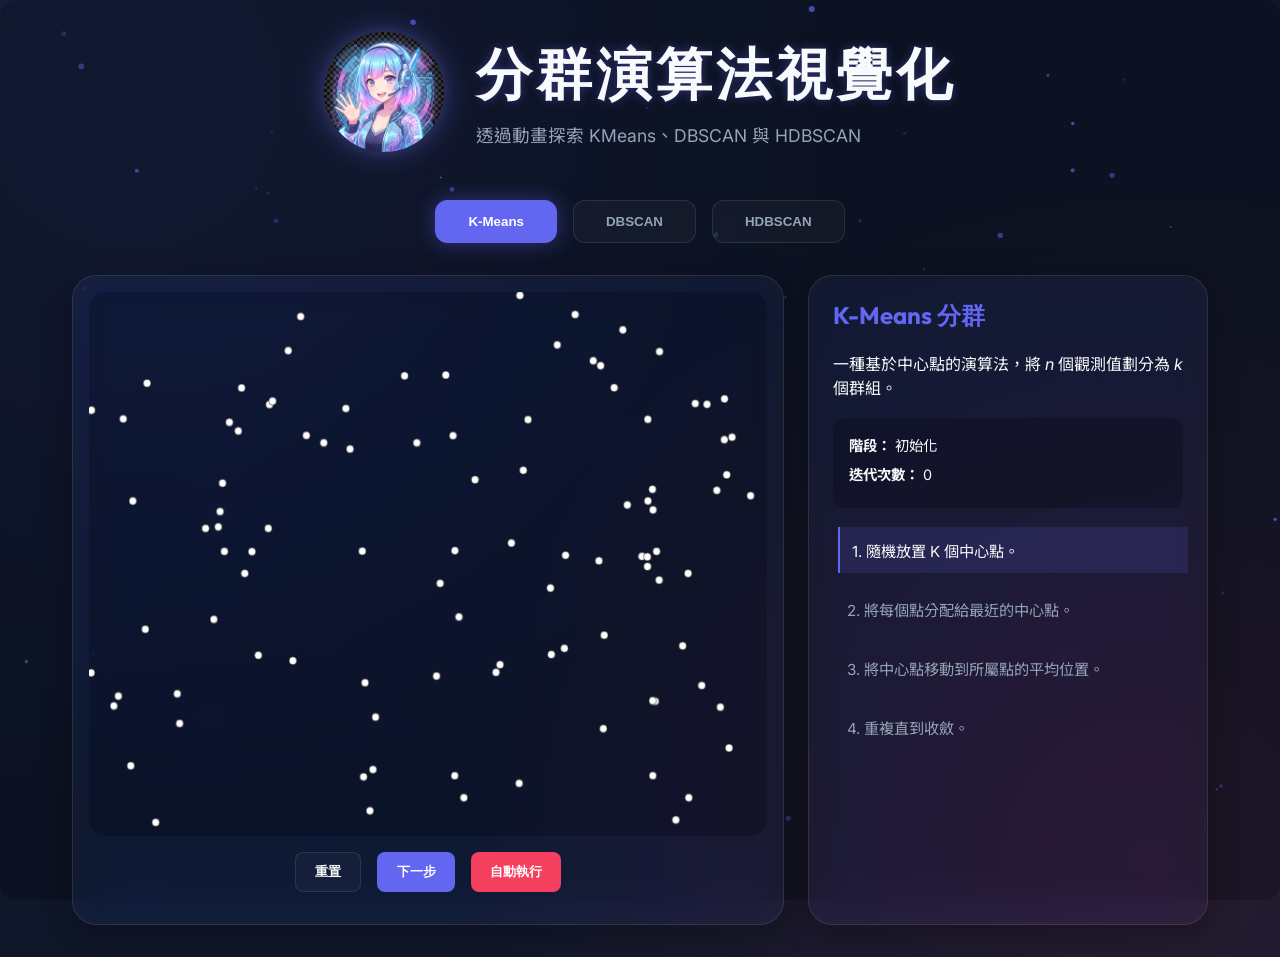
<file: clustering/index.html>
<!DOCTYPE html>
<html lang="en">

<head>
    <meta charset="UTF-8">
    <meta name="viewport" content="width=device-width, initial-scale=1.0">
    <title>分群演算法視覺化工具</title>
    <link rel="preconnect" href="https://fonts.googleapis.com">
    <link rel="preconnect" href="https://fonts.gstatic.com" crossorigin>
    <link
        href="https://fonts.googleapis.com/css2?family=Inter:wght@300;400;600&family=Outfit:wght@400;700&family=Noto+Sans+TC:wght@400;700&display=swap"
        rel="stylesheet">
  <script type="module" crossorigin src="/clustering/assets/index-ClDdV4-w.js"></script>
  <link rel="stylesheet" crossorigin href="/clustering/assets/index-fBSEVAuC.css">
</head>

<body>
    <canvas id="bg-canvas"></canvas>
    <div class="app-container">
        <header>
            <div class="header-content">
                <div class="vtuber-container">
                    <img src="/clustering/assets/vtuber-CEP6rl-W.png" alt="VTuber Mascot" class="vtuber-mascot">
                    <div class="mascot-sparkle"></div>
                </div>
                <div class="title-group">
                    <h1 class="glitch-text" data-text="分群演算法視覺化">分群演算法視覺化</h1>
                    <p class="subtitle">透過動畫探索 KMeans、DBSCAN 與 HDBSCAN</p>
                </div>
            </div>
        </header>

        <nav class="tabs">
            <button class="tab-btn active" data-tab="kmeans">K-Means</button>
            <button class="tab-btn" data-tab="dbscan">DBSCAN</button>
            <button class="tab-btn" data-tab="hdbscan">HDBSCAN</button>
        </nav>

        <main class="content-area">
            <div id="kmeans" class="tab-panel active">
                <div class="panel-layout">
                    <div class="canvas-container glass">
                        <canvas id="kmeans-canvas"></canvas>
                        <div class="controls">
                            <button id="kmeans-reset" class="btn secondary">重置</button>
                            <button id="kmeans-step" class="btn primary">下一步</button>
                            <button id="kmeans-run" class="btn accent">自動執行</button>
                        </div>
                    </div>
                    <aside class="description glass">
                        <h2>K-Means 分群</h2>
                        <p>一種基於中心點的演算法，將 <em>n</em> 個觀測值劃分為 <em>k</em> 個群組。</p>
                        <ul class="stats">
                            <li><strong>階段：</strong> <span id="kmeans-phase">初始化</span></li>
                            <li><strong>迭代次數：</strong> <span id="kmeans-iter">0</span></li>
                        </ul>
                        <div class="algorithm-steps">
                            <div class="step" data-step="0">1. 隨機放置 K 個中心點。</div>
                            <div class="step" data-step="1">2. 將每個點分配給最近的中心點。</div>
                            <div class="step" data-step="2">3. 將中心點移動到所屬點的平均位置。</div>
                            <div class="step" data-step="3">4. 重複直到收斂。</div>
                        </div>
                    </aside>
                </div>
            </div>

            <div id="dbscan" class="tab-panel">
                <div class="panel-layout">
                    <div class="canvas-container glass">
                        <canvas id="dbscan-canvas"></canvas>
                        <div class="controls">
                            <button id="dbscan-reset" class="btn secondary">重置</button>
                            <button id="dbscan-run" class="btn primary">開始動畫</button>
                        </div>
                    </div>
                    <aside class="description glass">
                        <h2>DBSCAN</h2>
                        <p>具雜訊點的基於密度空間分群 (Density-Based Spatial Clustering of Applications with Noise)。</p>
                        <ul class="stats">
                            <li><strong>狀態：</strong> <span id="dbscan-status">等待中</span></li>
                            <li><strong>雜訊點數量：</strong> <span id="dbscan-noise">0</span></li>
                        </ul>
                        <div class="algorithm-steps">
                            <div class="step" data-step="0">1. 選取一個尚未訪問的點。</div>
                            <div class="step" data-step="1">2. 搜尋半徑 (Eps) 內的鄰居點。</div>
                            <div class="step" data-step="2">3. 若鄰居數小於門檻 (MinPts)，標記為雜訊。</div>
                            <div class="step" data-step="3">4. 否則，啟動新分群並遞迴擴展。</div>
                        </div>
                    </aside>
                </div>
            </div>

            <div id="hdbscan" class="tab-panel">
                <div class="panel-layout">
                    <div class="canvas-container glass">
                        <canvas id="hdbscan-canvas"></canvas>
                        <div class="controls">
                            <button id="hdbscan-reset" class="btn secondary">重置</button>
                            <button id="hdbscan-step" class="btn primary">下一步</button>
                            <button id="hdbscan-run" class="btn accent">開始動畫</button>
                        </div>
                    </div>
                    <aside class="description glass">
                        <div class="title-with-info">
                            <h2>HDBSCAN 分群詳解</h2>
                            <button id="hdbscan-info-btn" class="info-btn" title="查看與 DBSCAN 的差異">🔍</button>
                        </div>

                        <div class="status-box glass">
                            <strong>目前狀態：</strong> <span id="hdbscan-status">等待中</span>
                        </div>

                        <div class="beginner-note">
                            <p><strong>💡 核心觀念：</strong></p>
                            <p>與其問「距離半徑10 公分內有哪些點？」，HDBSCAN
                                問的是：「要讓這兩個點連起來，最少需要多高的密度？」換言之，更在意「兩點連線是不是在密集區內成立」，而不是只看距離是不是小於某個固定值。</p>
                        </div>

                        <div class="algorithm-steps">
                            <div class="step" data-step="0">
                                <strong>1. 重新定義距離 (Mutual Reachability)</strong>
                                <p>如果一個點在稀疏區，周圍不夠擠，那它就不該輕易跟別人連成群。這樣核心密集的區域才會更突出。</p>
                            </div>
                            <div class="step" data-step="1">
                                <strong>2. 把所有點串成一張“最省力”的網 (MST)</strong>
                                <p>根據新距離把把所有點連起來，形成一張網。最容易連起來的，就是密度最高的群組核心。</p>
                            </div>
                            <div class="step" data-step="2">
                                <strong>3. 慢慢把標準收緊：看大網怎麼裂成小網 (Dendrogram)</strong>
                                <p>調整「密度門檻」，隨著密度門檻提高，大網會斷裂成小網。我們記錄下所有可能的「群組分支」。</p>
                            </div>
                            <div class="step" data-step="3">
                                <strong>4. 留下“長壽且穩定”的群 (Stability)</strong>
                                <p>有些群分支一下就消失了（雜訊），有些則在各種密度下都存在。我們只保留那些「長壽且穩定」的群組。</p>
                            </div>
                        </div>
                    </aside>
                </div>
            </div>
        </main>
    </div>
    <div id="info-modal" class="modal-overlay">
        <div class="modal-content glass">
            <div class="modal-header">
                <h3>🔍 HDBSCAN vs. DBSCAN 深度對比</h3>
                <button id="modal-close" class="close-btn">&times;</button>
            </div>
            <div class="modal-body">
                <div class="compare-item">
                    <h4>📡 DBSCAN (固定視野)</h4>
                    <p>需要預先設定一個固定的半徑 <code>eps</code>。這就像是戴著一副固定度數的眼鏡，只能看清特定距離的群組。如果資料中同時存在「極密集」和「較稀疏」的群組，DBSCAN
                        往往只能抓到其中一種，另一種會被當成雜訊或糊在一起。</p>
                </div>
                <div class="compare-item">
                    <h4>🔭 HDBSCAN (變焦鏡頭)</h4>
                    <p>不預設固定半徑，而是掃描所有可能的距離。它會找出在各種尺度下都能「穩定存在」的群集。你只需要告訴它：<strong>「一個群組最少要由幾個點組成
                            (min_cluster_size)」</strong>，它就會自動幫你找出最合理的各級分層。</p>
                </div>
                <div class="compare-note">
                    <strong>💡 核心結論：</strong> HDBSCAN 更在意「點與點之間是否有高密度的路徑連通」，而非單純的物理距離。這讓它在處理複雜分佈的資料時，比 DBSCAN 強大得多。
                </div>
            </div>
        </div>
    </div>
</body>

</html>
</file>
<file: clustering/assets/index-fBSEVAuC.css>
:root{--primary: #6366f1;--primary-glow: rgba(99, 102, 241, .4);--accent: #f43f5e;--bg: #0f172a;--text: #f8fafc;--text-dim: #94a3b8;--glass: rgba(255, 255, 255, .03);--glass-border: rgba(255, 255, 255, .1);--card-bg: rgba(15, 23, 42, .8)}*{margin:0;padding:0;box-sizing:border-box}body{font-family:Inter,Noto Sans TC,sans-serif;background-color:var(--bg);color:var(--text);overflow-x:hidden;min-height:100vh;background-image:radial-gradient(circle at 10% 10%,rgba(99,102,241,.1) 0%,transparent 50%),radial-gradient(circle at 90% 90%,rgba(244,63,94,.1) 0%,transparent 50%)}#bg-canvas{position:fixed;top:0;left:0;width:100%;height:100%;z-index:-1;pointer-events:none}body:after{content:"";position:fixed;inset:0;background-image:url("data:image/svg+xml,%3Csvg viewBox='0 0 200 200' xmlns='http://www.w3.org/2000/svg'%3%3Cfilter id='noiseFilter'%3%3CfeTurbulence type='fractalNoise' baseFrequency='0.65' numOctaves='3' stitchTiles='stitch'/%3%3C/filter%3%3Crect width='100%25' height='100%25' filter='url(%23noiseFilter)'/%3%3C/svg%3");opacity:.03;z-index:1000;pointer-events:none;mix-blend-mode:overlay}h1,h2{font-family:Outfit,sans-serif}.app-container{max-width:1200px;margin:0 auto;padding:2rem}header{text-align:center;margin-bottom:3rem;perspective:1000px}.header-content{display:flex;align-items:center;justify-content:center;gap:2rem}.vtuber-container{position:relative;width:120px;height:120px;animation:float 4s ease-in-out infinite;filter:drop-shadow(0 0 15px var(--primary-glow))}.vtuber-mascot{width:100%;height:100%;object-fit:contain;border-radius:50%}@keyframes float{0%,to{transform:translateY(0) rotate(-2deg)}50%{transform:translateY(-15px) rotate(3deg)}}.mascot-sparkle{position:absolute;top:-10%;left:-10%;width:120%;height:120%;background:radial-gradient(circle,rgba(255,255,255,.2) 0%,transparent 70%);animation:pulse 2s ease-in-out infinite;pointer-events:none}@keyframes pulse{0%,to{transform:scale(1);opacity:.3}50%{transform:scale(1.1);opacity:.6}}.title-group{text-align:left}.glitch-text{font-size:3.5rem;font-weight:700;letter-spacing:4px;position:relative;text-shadow:0 0 10px var(--primary-glow)}.subtitle{color:var(--text-dim);font-size:1.1rem;margin-top:.5rem}.tabs{display:flex;justify-content:center;gap:1rem;margin-bottom:2rem}.tab-btn{background:var(--glass);border:1px solid var(--glass-border);color:var(--text-dim);padding:.8rem 2rem;border-radius:12px;cursor:pointer;transition:all .3s ease;font-weight:600;-webkit-backdrop-filter:blur(10px);backdrop-filter:blur(10px)}.tab-btn:hover{border-color:var(--primary);color:var(--text)}.tab-btn.active{background:var(--primary);color:#fff;box-shadow:0 0 20px var(--primary-glow);border-color:var(--primary)}.content-area{position:relative}.tab-panel{display:none;animation:fadeIn .5s ease-out}.tab-panel.active{display:block}@keyframes fadeIn{0%{opacity:0;transform:translateY(10px)}to{opacity:1;transform:translateY(0)}}.panel-layout{display:grid;grid-template-columns:1fr 400px;gap:1.5rem;height:calc(100vh - 250px);min-height:500px}.canvas-container{position:relative;border-radius:24px;overflow:hidden;padding:1rem;height:100%;display:flex;flex-direction:column}canvas{width:100%;height:100%;background:#0003;border-radius:16px}.glass{background:var(--glass);-webkit-backdrop-filter:blur(16px) saturate(180%);backdrop-filter:blur(16px) saturate(180%);border:1px solid var(--glass-border);box-shadow:0 8px 32px #0000004d,inset 0 0 32px #ffffff05}.controls{display:flex;justify-content:center;gap:1rem;padding:1rem 0}.btn{padding:.6rem 1.2rem;border-radius:8px;border:none;cursor:pointer;font-weight:600;transition:all .2s}.btn.primary{background:var(--primary);color:#fff}.btn.secondary{background:var(--glass);color:var(--text);border:1px solid var(--glass-border)}.btn.accent{background:var(--accent);color:#fff}.btn:hover{transform:translateY(-2px);filter:brightness(1.1)}.description{padding:1.5rem;border-radius:24px;display:flex;flex-direction:column;gap:1.2rem;overflow-y:auto;max-height:100%}.description::-webkit-scrollbar{width:6px}.description::-webkit-scrollbar-track{background:transparent}.description::-webkit-scrollbar-thumb{background:var(--glass-border);border-radius:3px}.description h2{color:var(--primary)}.stats{list-style:none;background:#0003;padding:1rem;border-radius:12px}.stats li{margin-bottom:.5rem;font-size:.9rem}.algorithm-steps{display:flex;flex-direction:column;gap:.8rem}.title-with-info{display:flex;align-items:center;gap:.8rem;margin-bottom:.5rem}.info-btn{background:#f43f5e1a;border:1px solid rgba(244,63,94,.3);color:var(--text);width:32px;height:32px;border-radius:50%;cursor:pointer;font-size:1rem;display:flex;align-items:center;justify-content:center;transition:all .3s}.info-btn:hover{background:#f43f5e33;transform:scale(1.1) rotate(15deg)}.modal-overlay{position:fixed;top:0;left:0;width:100%;height:100%;background:#000000b3;-webkit-backdrop-filter:blur(8px);backdrop-filter:blur(8px);display:flex;align-items:center;justify-content:center;z-index:1000;opacity:0;visibility:hidden;transition:all .3s ease}.modal-overlay.active{opacity:1;visibility:visible}.modal-content{width:90%;max-width:500px;padding:2rem;border-radius:24px;position:relative;transform:scale(.9) translateY(20px);transition:all .4s cubic-bezier(.175,.885,.32,1.275)}.modal-overlay.active .modal-content{transform:scale(1) translateY(0)}.modal-header{display:flex;justify-content:space-between;align-items:center;margin-bottom:1.5rem}.modal-header h3{color:var(--accent);font-size:1.2rem}.close-btn{background:none;border:none;color:var(--text-dim);font-size:2rem;cursor:pointer;transition:color .2s}.close-btn:hover{color:var(--text)}.modal-body{display:flex;flex-direction:column;gap:1.5rem}.compare-item h4{color:var(--primary);margin-bottom:.5rem;font-size:1rem}.compare-item p{font-size:.95rem;color:var(--text-dim);line-height:1.6}.compare-note{background:#6366f11a;padding:1rem;border-radius:12px;font-size:.9rem;border-left:4px solid var(--primary);line-height:1.5}.status-box{padding:.6rem 1rem;border-radius:12px;font-size:.85rem;background:#0003}.status-box strong{color:var(--primary)}.beginner-note{background:#6366f11a;border-left:4px solid var(--primary);padding:.8rem 1rem;border-radius:0 12px 12px 0;font-size:.85rem;line-height:1.4}.beginner-note p{margin-bottom:.5rem}.step{font-size:.95rem;color:var(--text-dim);padding:.75rem;border-left:2px solid transparent;transition:all .3s}.step strong{display:block;color:var(--text);margin-bottom:.2rem}.step p{font-size:.85rem;margin:0}.step.active{color:var(--text);border-left-color:var(--primary);background:#6366f126;transform:translate(5px)}@media(max-width:900px){.panel-layout{grid-template-columns:1fr}}
</file>
